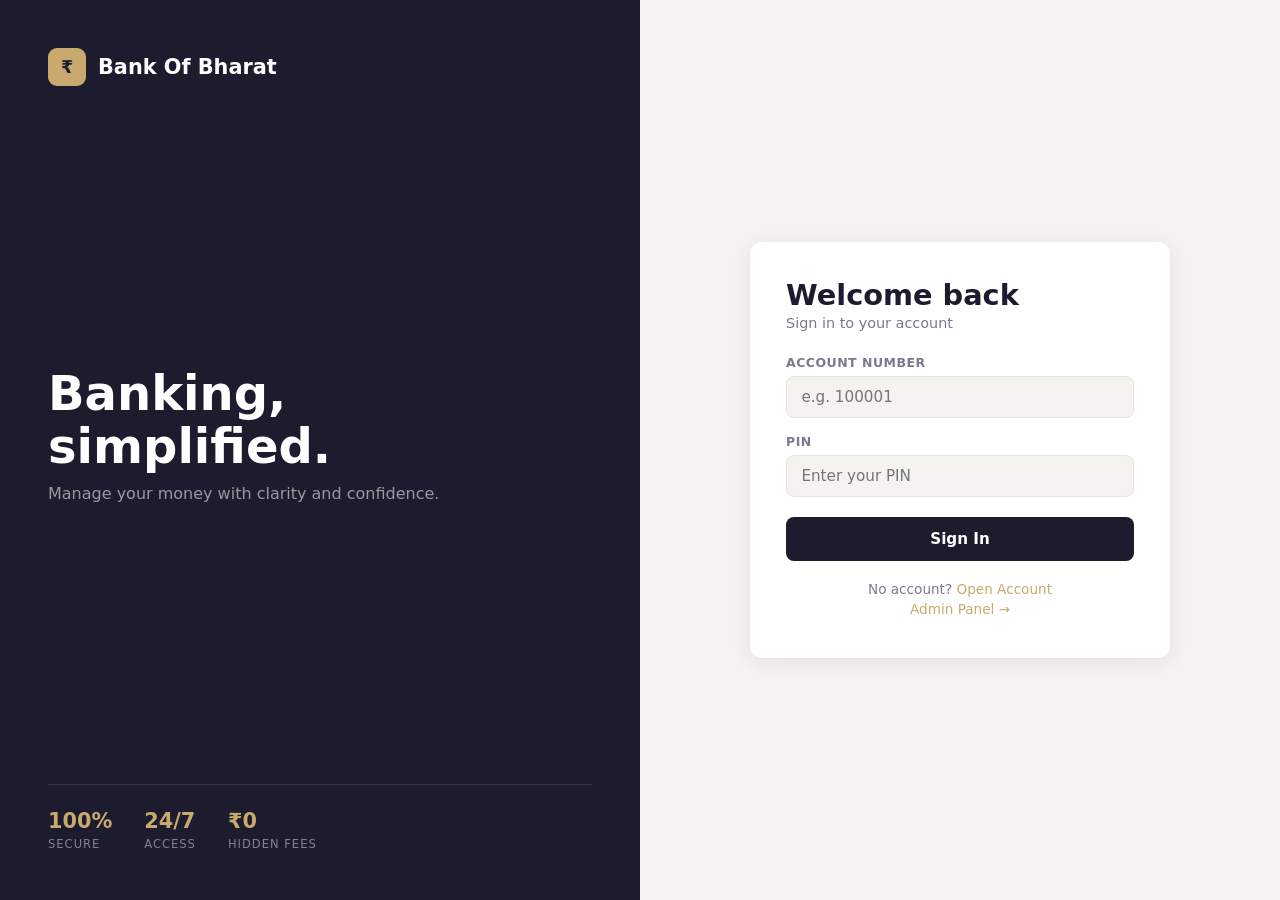
<file: frontend/index.html>
<!DOCTYPE html>
<html lang="en">
<head>
  <meta charset="UTF-8"/>
  <meta name="viewport" content="width=device-width, initial-scale=1.0"/>
  <title>Bank Of Bharat - Login</title>

  <link rel="icon" href="data:image/svg+xml,<svg xmlns=%22http://www.w3.org/2000/svg%22 viewBox=%220 0 100 100%22><defs><linearGradient id=%22g%22 x1=%220%22 y1=%220%22 x2=%221%22 y2=%221%22><stop offset=%220%25%22 stop-color=%22%23f5d97b%22/><stop offset=%22100%25%22 stop-color=%22%23b8860b%22/></linearGradient></defs><circle cx=%2250%22 cy=%2250%22 r=%2248%22 fill=%22url(%23g)%22/><text x=%2250%22 y=%2258%22 text-anchor=%22middle%22 font-size=%2262%22 font-family=%22Arial%22 fill=%22white%22>₹</text></svg>"><link rel="icon" href="data:image/svg+xml,<svg xmlns=%22http://www.w3.org/2000/svg%22 viewBox=%220 0 100 100%22><defs><linearGradient id=%22g%22 x1=%220%22 y1=%220%22 x2=%221%22 y2=%221%22><stop offset=%220%25%22 stop-color=%22%23f5d97b%22/><stop offset=%22100%25%22 stop-color=%22%23b8860b%22/></linearGradient></defs><circle cx=%2250%22 cy=%2250%22 r=%2248%22 fill=%22url(%23g)%22/><text x=%2250%22 y=%2252%22 text-anchor=%22middle%22 dominant-baseline=%22middle%22 font-size=%2260%22 font-family=%22Arial%22 fill=%22white%22>₹</text></svg>">

  <link rel="stylesheet" href="style.css"/> 
</head>
<body>
<div class="auth-wrap">

  <!-- Left -->
  <div class="auth-left">
    <div class="brand">
      <div class="brand-icon">₹</div>
      <span class="brand-name">Bank Of Bharat</span>
    </div>
    <div class="auth-hero">
      <h1>Banking,<br/>simplified.</h1>
      <p>Manage your money with clarity and confidence.</p>
    </div>
    <div class="auth-stats">
      <div><span class="stat-num">100%</span><span class="stat-label">Secure</span></div>
      <div><span class="stat-num">24/7</span><span class="stat-label">Access</span></div>
      <div><span class="stat-num">₹0</span><span class="stat-label">Hidden Fees</span></div>
    </div>
  </div>

  <!-- Right -->
  <div class="auth-right">
    <div class="card">
      <h2>Welcome back</h2>
      <p class="card-sub">Sign in to your account</p>

      <div id="msg" class="msg hidden"></div>

      <div class="field">
        <label>Account Number</label>
        <input type="number" id="accNo" placeholder="e.g. 100001"/>
      </div>
      <div class="field">
        <label>PIN</label>
        <input type="password" id="pin" placeholder="Enter your PIN" maxlength="6"/>
      </div>
      <button class="btn" id="loginBtn" onclick="doLogin()">Sign In</button>

      <div class="auth-foot">
        <p>No account? <a href="register.html">Open Account</a></p>
        <p><a href="admin.html">Admin Panel →</a></p>
      </div>
    </div>
  </div>

</div>
<script src="app.js"></script>
<script>
async function doLogin() {
  const btn   = document.getElementById('loginBtn');
  const accNo = document.getElementById('accNo').value.trim();
  const pin   = document.getElementById('pin').value.trim();
  if (!accNo || !pin) { showMsg('msg','Fill in all fields.','err'); return; }
  btn.disabled = true; btn.textContent = 'Signing in...';
  const res = await api('/api/login','POST',{accountNo:accNo, pin});
  if (res.success) {
    saveSession(res.account);
    location.href = 'dashboard.html';
  } else {
    showMsg('msg', res.message, 'err');
    btn.disabled = false; btn.textContent = 'Sign In';
  }
}
// Allow Enter key
document.addEventListener('keydown', e => { if (e.key === 'Enter') doLogin(); });
</script>
</body>
</html>
</file>
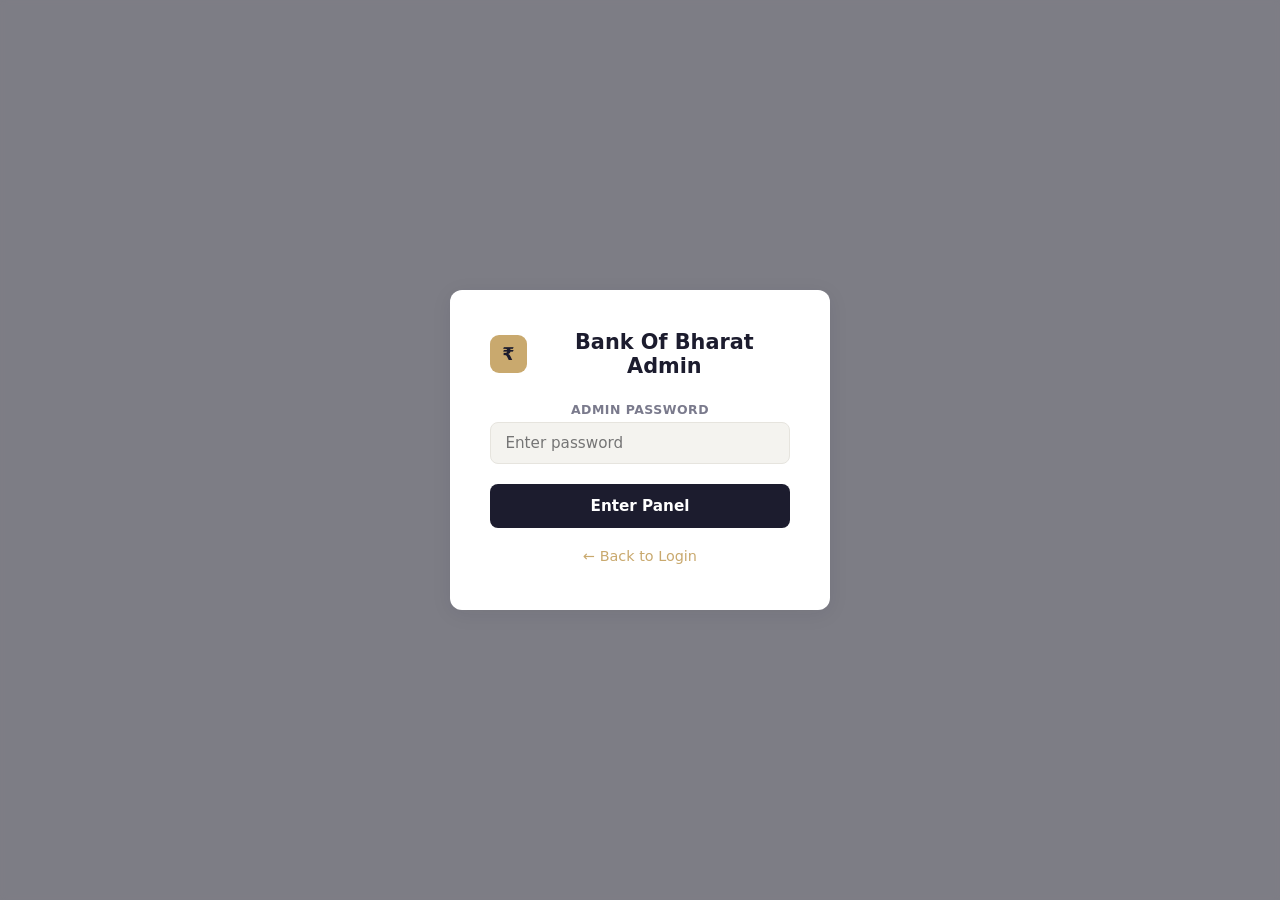
<file: frontend/admin.html>
<!DOCTYPE html>
<html lang="en">
<head>
  <meta charset="UTF-8"/>
  <meta name="viewport" content="width=device-width, initial-scale=1.0"/>
  <title>Bank Of Bharat - Admin</title>

  <link rel="icon" href="data:image/svg+xml,<svg xmlns=%22http://www.w3.org/2000/svg%22 viewBox=%220 0 100 100%22><defs><linearGradient id=%22g%22 x1=%220%22 y1=%220%22 x2=%221%22 y2=%221%22><stop offset=%220%25%22 stop-color=%22%23f5d97b%22/><stop offset=%22100%25%22 stop-color=%22%23b8860b%22/></linearGradient></defs><circle cx=%2250%22 cy=%2250%22 r=%2248%22 fill=%22url(%23g)%22/><text x=%2250%22 y=%2258%22 text-anchor=%22middle%22 font-size=%2262%22 font-family=%22Arial%22 fill=%22white%22>₹</text></svg>"><link rel="icon" href="data:image/svg+xml,<svg xmlns=%22http://www.w3.org/2000/svg%22 viewBox=%220 0 100 100%22><defs><linearGradient id=%22g%22 x1=%220%22 y1=%220%22 x2=%221%22 y2=%221%22><stop offset=%220%25%22 stop-color=%22%23f5d97b%22/><stop offset=%22100%25%22 stop-color=%22%23b8860b%22/></linearGradient></defs><circle cx=%2250%22 cy=%2250%22 r=%2248%22 fill=%22url(%23g)%22/><text x=%2250%22 y=%2252%22 text-anchor=%22middle%22 dominant-baseline=%22middle%22 font-size=%2260%22 font-family=%22Arial%22 fill=%22white%22>₹</text></svg>">

  <link rel="stylesheet" href="style.css"/>
</head>
<body>

<!-- Admin Login Gate -->
<div id="gate" class="modal">
  <div class="modal-box">
    <div class="brand" style="justify-content:center;margin-bottom:1.5rem">
      <div class="brand-icon">₹</div>
      <span class="brand-name" style="color:var(--text)">Bank Of Bharat Admin</span>
    </div>
    <div id="gateMsg" class="msg hidden"></div>
    <div class="field"><label>Admin Password</label><input type="password" id="adminPass" placeholder="Enter password"/></div>
    <button class="btn" onclick="doAdminLogin()">Enter Panel</button>
    <div class="auth-foot"><p><a href="index.html">← Back to Login</a></p></div>
  </div>
</div>

<!-- Admin Panel -->
<div id="panel" class="dash-wrap hidden">
  <aside class="sidebar">
    <div class="brand">
      <div class="brand-icon">₹</div>
      <span class="brand-name">Admin</span>
    </div>
    <nav class="nav" id="adminNav">
      <a href="#" class="active" data-sec="accounts"><span class="nav-ic">◈</span><span>All Accounts</span></a>
      <a href="#" data-sec="txns">    <span class="nav-ic">≡</span><span>All Transactions</span></a>
      <a href="#" data-sec="delreqs"><span class="nav-ic">🗑</span><span>Delete Requests</span></a>
    </nav>
    <a href="index.html" class="btn-logout" style="display:block;text-decoration:none">← Exit</a>
  </aside>

  <main class="main">
    <div class="topbar">
      <div>
        <p class="topbar-greet">Logged in as</p>
        <h2 class="topbar-name">Administrator</h2>
      </div>
    </div>

    <!-- ALL ACCOUNTS -->
    <div class="sec active" id="sec-accounts">
      <p class="sec-title">All Accounts</p>
      <div class="tbl-wrap">
        <table>
          <thead><tr><th>Acc No</th><th>Name</th><th>Type</th><th>Balance</th><th>Status</th><th>Action</th></tr></thead>
          <tbody id="accTbody"><tr><td colspan="6" class="empty">Loading...</td></tr></tbody>
        </table>
      </div>
    </div>

    <!-- ALL TRANSACTIONS -->
    <div class="sec" id="sec-txns">
      <p class="sec-title">All Transactions</p>
      <div class="tbl-wrap">
        <table>
          <thead><tr><th>#</th><th>Acc No</th><th>Type</th><th>Amount</th><th>Balance After</th><th>Date</th></tr></thead>
          <tbody id="txnTbody"><tr><td colspan="6" class="empty">Loading...</td></tr></tbody>
        </table>
      </div>
    </div>

    <!-- DELETE REQUESTS -->
    <div class="sec" id="sec-delreqs">
      <p class="sec-title">Account Delete Requests</p>

      <!-- Success message shown after accepting -->
      <div id="deleteAcceptMsg" class="msg hidden"></div>

      <div class="tbl-wrap">
        <table>
          <thead>
            <tr>
              <th>Req ID</th>
              <th>Acc No</th>
              <th>Customer Name</th>
              <th>Requested At</th>
              <th>Status</th>
              <th>Action</th>
            </tr>
          </thead>
          <tbody id="delReqTbody">
            <tr><td colspan="6" class="empty">Loading...</td></tr>
          </tbody>
        </table>
      </div>
    </div>

  </main>
</div>

<script src="app.js"></script>
<script>

  async function doAdminLogin() {
    const pass = document.getElementById('adminPass').value.trim();
    const r = await api('/api/admin/login','POST',{password:pass});
    if (r.success) {
      document.getElementById('gate').classList.add('hidden');
      document.getElementById('panel').classList.remove('hidden');
      document.getElementById('panel').style.display = 'flex';
      loadAccounts();
    } else {
      showMsg('gateMsg', r.message || 'Incorrect password.', 'err');
    }
  }

  document.getElementById('adminPass').addEventListener('keydown', e => {
    if (e.key === 'Enter') doAdminLogin();
  });

  // ── Nav switching ──
  document.getElementById('adminNav').querySelectorAll('a').forEach(a => {
    a.addEventListener('click', e => {
      e.preventDefault();
      document.querySelectorAll('#adminNav a').forEach(x => x.classList.remove('active'));
      document.querySelectorAll('.sec').forEach(s => s.classList.remove('active'));
      a.classList.add('active');
      document.getElementById('sec-' + a.dataset.sec).classList.add('active');
      if (a.dataset.sec === 'accounts') loadAccounts();
      if (a.dataset.sec === 'txns')     loadTxns();
      if (a.dataset.sec === 'delreqs')  loadDeleteRequests();
    });
  });

  // ── All Accounts ──
  async function loadAccounts() {
    const r = await api('/api/admin/accounts');
    const tb = document.getElementById('accTbody');
    if (r.success && r.accounts.length) {
      tb.innerHTML = r.accounts.map(a => `<tr>
        <td>${a.accountNo}</td>
        <td>${a.name}</td>
        <td>${a.accountType}</td>
        <td>₹${fmt(a.balance)}</td>
        <td><span class="s-${a.status.toLowerCase()}">${a.status}</span></td>
        <td>${a.status==='ACTIVE'
          ? `<button class="btn-sm btn-freeze" onclick="setStatus(${a.accountNo},'FROZEN')">Freeze</button>`
          : `<button class="btn-sm btn-unfreeze" onclick="setStatus(${a.accountNo},'ACTIVE')">Unfreeze</button>`
        }</td>
      </tr>`).join('');
    } else {
      tb.innerHTML = '<tr><td colspan="6" class="empty">No accounts found.</td></tr>';
    }
  }

  async function setStatus(accNo, status) {
    const r = await api('/api/admin/updatestatus','POST',{accountNo:accNo, status});
    if (r.success) loadAccounts();
    else alert(r.message);
  }

  // ── All Transactions ──
  async function loadTxns() {
    const r = await api('/api/admin/transactions');
    const tb = document.getElementById('txnTbody');
    if (r.success && r.transactions.length) {
      tb.innerHTML = r.transactions.map((t,i) => `<tr>
        <td>${i+1}</td>
        <td>${t.accountNo}</td>
        <td><span class="badge b-${t.txnType.toLowerCase()}">${t.txnType.replace('_',' ')}</span></td>
        <td>₹${fmt(t.amount)}</td>
        <td>₹${fmt(t.balanceAfter)}</td>
        <td>${t.txnDate.substring(0,16)}</td>
      </tr>`).join('');
    } else {
      tb.innerHTML = '<tr><td colspan="6" class="empty">No transactions found.</td></tr>';
    }
  }

  // ── Delete Requests ──
  async function loadDeleteRequests() {
    const r = await api('/api/admin/deleterequests');
    const tb = document.getElementById('delReqTbody');
    if (r.success && r.requests.length) {
      tb.innerHTML = r.requests.map(req => `<tr>
        <td>${req.requestId}</td>
        <td>${req.accountNo}</td>
        <td>${req.customerName}</td>
        <td>${req.requestedAt.substring(0,16)}</td>
        <td><span class="${req.status === 'PENDING' ? 's-frozen' : 's-active'}">${req.status}</span></td>
        <td>${req.status === 'PENDING'
          ? `<button class="btn-sm btn-freeze" onclick="acceptDelete(${req.requestId}, '${req.customerName}', ${req.accountNo})">Accept & Delete</button>`
          : '<span style="color:var(--green);font-weight:600">✅ Deleted</span>'
        }</td>
      </tr>`).join('');
    } else {
      tb.innerHTML = '<tr><td colspan="6" class="empty">No delete requests found.</td></tr>';
    }
  }

  async function acceptDelete(requestId, customerName, accountNo) {
    if (!confirm(`Accept delete request?\n\nCustomer : ${customerName}\nAccount  : ${accountNo}\n\nThis will permanently delete the account.`)) return;

    const r = await api('/api/admin/acceptdelete','POST',{requestId});

    if (r.success) {
      // Show success message at top of section
      const msg = document.getElementById('deleteAcceptMsg');
      msg.textContent = `✅ Account #${accountNo} (${customerName}) has been successfully deleted.`;
      msg.className = 'msg ok';

      // Reload the table to reflect updated status
      loadDeleteRequests();

      // Hide success message after 5 seconds
      setTimeout(() => { msg.className = 'msg hidden'; }, 5000);
    } else {
      alert('Error: ' + r.message);
    }
  }

  function fmt(n) { return parseFloat(n).toLocaleString('en-IN',{minimumFractionDigits:2}); }

</script>
</body>
</html>
</file>
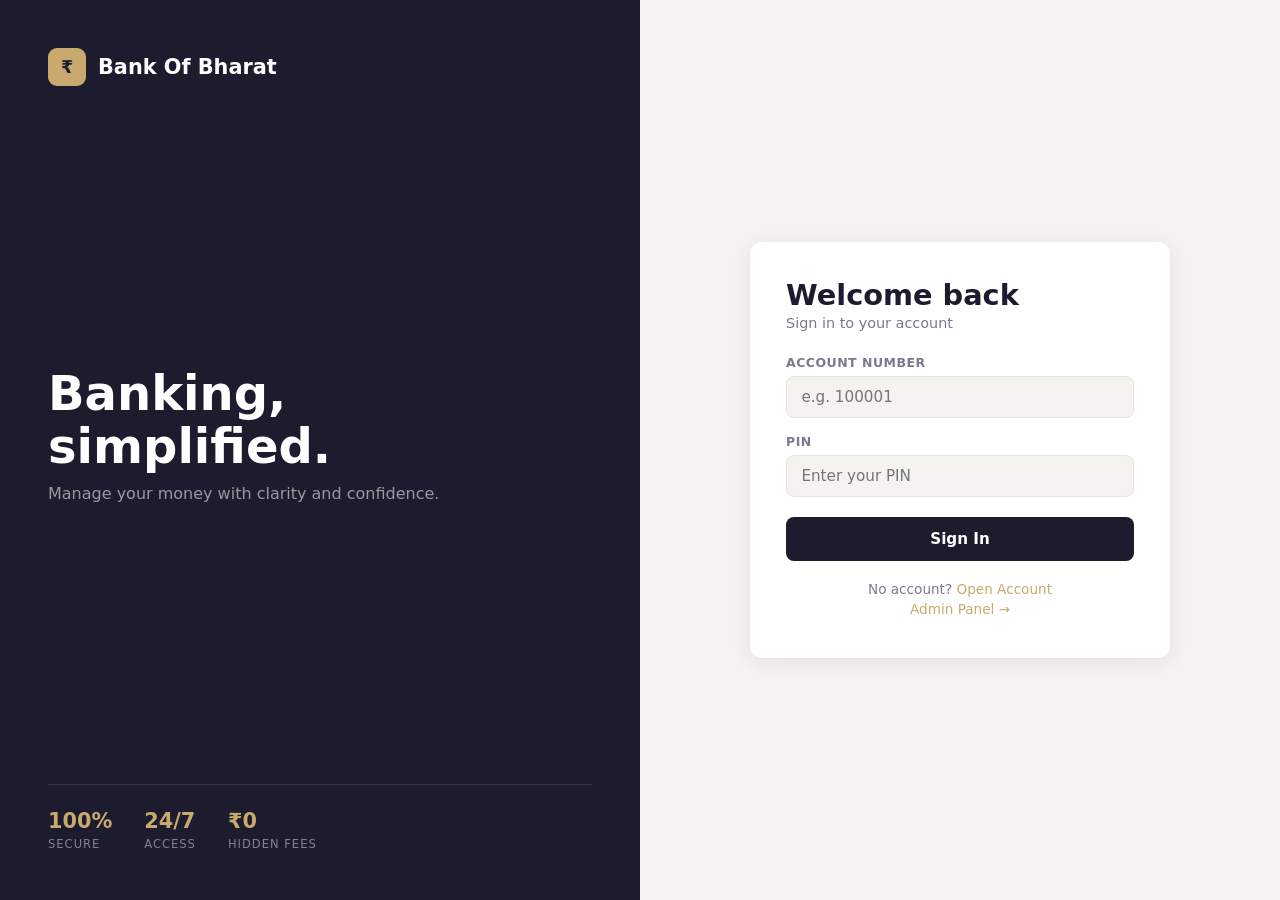
<file: frontend/dashboard.html>
<!DOCTYPE html>
<html lang="en">
<head>
  <meta charset="UTF-8"/>
  <meta name="viewport" content="width=device-width, initial-scale=1.0"/>
  <title>Bank Of Bharat - Dashboard</title>

  <link rel="icon" href="data:image/svg+xml,<svg xmlns=%22http://www.w3.org/2000/svg%22 viewBox=%220 0 100 100%22><defs><linearGradient id=%22g%22 x1=%220%22 y1=%220%22 x2=%221%22 y2=%221%22><stop offset=%220%25%22 stop-color=%22%23f5d97b%22/><stop offset=%22100%25%22 stop-color=%22%23b8860b%22/></linearGradient></defs><circle cx=%2250%22 cy=%2250%22 r=%2248%22 fill=%22url(%23g)%22/><text x=%2250%22 y=%2258%22 text-anchor=%22middle%22 font-size=%2262%22 font-family=%22Arial%22 fill=%22white%22>₹</text></svg>">

  <link rel="stylesheet" href="style.css"/>
</head>
<body>
<div class="dash-wrap">

  <!-- Sidebar -->
  <aside class="sidebar">
    <div class="brand">
      <div class="brand-icon">₹</div>
      <span class="brand-name">Bank Of Bharat</span>
    </div>
    <nav class="nav" id="nav">
      <a href="#" class="active" data-sec="overview"><span class="nav-ic">◈</span><span>Overview</span></a>
      <a href="#" data-sec="deposit">  <span class="nav-ic">↓</span><span>Deposit</span></a>
      <a href="#" data-sec="withdraw"> <span class="nav-ic">↑</span><span>Withdraw</span></a>
      <a href="#" data-sec="transfer"> <span class="nav-ic">⇄</span><span>Transfer</span></a>
      <a href="#" data-sec="statement"><span class="nav-ic">≡</span><span>Statement</span></a>
      <a href="#" data-sec="settings"> <span class="nav-ic">⚙</span><span>Settings</span></a>
      <a href="#" data-sec="delete"  > <span class="nav-ic">🗑</span><span>Delete Account</span></a>
    </nav>
    <button class="btn-logout" onclick="logout()">← Logout</button>
  </aside>

  <!-- Main -->
  <main class="main">
    <div class="topbar">
      <div>
        <p class="topbar-greet">Good day,</p>
        <h2 class="topbar-name" id="uName">—</h2>
      </div>
      <div class="topbar-acc">
        <span class="acc-label">Account No</span>
        <span class="acc-val" id="uAccNo">—</span>
      </div>
    </div>

    <!-- OVERVIEW -->
    <div class="sec active" id="sec-overview">
      <p class="sec-title">Overview</p>
      <div class="cards">
        <div class="sum-card gold">
          <p class="sum-label">Current Balance</p>
          <p class="sum-val" id="balVal">₹ —</p>
          <p class="sum-sub" id="accType">—</p>
        </div>
        <div class="sum-card dark">
          <p class="sum-label">Account Status</p>
          <p class="sum-val" id="accStatus">—</p>
          <p class="sum-sub" id="accNoSub">—</p>
        </div>
      </div>
      <p class="sec-title">Recent Transactions</p>
      <div class="tbl-wrap">
        <table>
          <thead><tr><th>#</th><th>Type</th><th>Amount</th><th>Balance After</th><th>Date</th></tr></thead>
          <tbody id="miniTbody"><tr><td colspan="5" class="empty">Loading...</td></tr></tbody>
        </table>
      </div>
    </div>

    <!-- DEPOSIT -->
    <div class="sec" id="sec-deposit">
      <p class="sec-title">Deposit Money</p>
      <div class="form-card">
        <div id="depositMsg" class="msg hidden"></div>
        <div class="field"><label>Amount (₹)</label><input type="number" id="depAmt" placeholder="Enter amount" min="1"/></div>
        <button class="btn" onclick="doDeposit()">Deposit</button>
      </div>
    </div>

    <!-- WITHDRAW -->
    <div class="sec" id="sec-withdraw">
      <p class="sec-title">Withdraw Money</p>
      <div class="form-card">
        <div id="withdrawMsg" class="msg hidden"></div>
        <div class="field"><label>Amount (₹)</label><input type="number" id="wdAmt" placeholder="Enter amount" min="1"/></div>
        <div class="field"><label>Confirm PIN</label><input type="password" id="wdPin" placeholder="Your PIN" maxlength="6"/></div>
        <button class="btn" onclick="doWithdraw()">Withdraw</button>
      </div>
    </div>

    <!-- TRANSFER -->
    <div class="sec" id="sec-transfer">
      <p class="sec-title">Fund Transfer</p>
      <div class="form-card">
        <div id="transferMsg" class="msg hidden"></div>
        <div class="field"><label>To Account Number</label><input type="number" id="toAcc" placeholder="Recipient account no"/></div>
        <div class="field"><label>Amount (₹)</label><input type="number" id="trAmt" placeholder="Enter amount" min="1"/></div>
        <div class="field"><label>Confirm PIN</label><input type="password" id="trPin" placeholder="Your PIN" maxlength="6"/></div>
        <button class="btn" onclick="doTransfer()">Transfer Now</button>
      </div>
    </div>

    <!-- STATEMENT -->
    <div class="sec" id="sec-statement">
      <p class="sec-title">Full Statement</p>
      <div class="form-card" style="max-width:500px">
        <div class="row">
          <div class="field"><label>From Date</label><input type="date" id="fromDate"/></div>
          <div class="field"><label>To Date</label><input type="date" id="toDate"/></div>
        </div>
        <button class="btn" onclick="doStatement()">Get Statement</button>
      </div>
      <div class="tbl-wrap">
        <table>
          <thead><tr><th>#</th><th>Type</th><th>Amount</th><th>Balance After</th><th>Description</th><th>Date</th></tr></thead>
          <tbody id="stmtTbody"><tr><td colspan="6" class="empty">Select a date range above.</td></tr></tbody>
        </table>
      </div>
    </div>

    <!-- SETTINGS -->
    <div class="sec" id="sec-settings">
      <p class="sec-title">Change PIN</p>
      <div class="form-card">
        <div id="pinMsg" class="msg hidden"></div>
        <div class="field"><label>Current PIN</label><input type="password" id="oldPin" maxlength="6" placeholder="Current PIN"/></div>
        <div class="field"><label>New PIN</label><input type="password" id="newPin" maxlength="6" placeholder="New PIN (4-6 digits)"/></div>
        <div class="field"><label>Confirm New PIN</label><input type="password" id="conPin" maxlength="6" placeholder="Re-enter new PIN"/></div>
        <button class="btn" onclick="doChangePin()">Update PIN</button>
      </div>
    </div>

    <!-- DELETE ACCOUNT -->
    <div class="sec" id="sec-delete">
      <p class="sec-title">Delete Account</p>

      <!-- Status message box (shown when request is pending or accepted) -->
      <div id="deleteStatusBox" class="msg hidden"></div>

      <!-- Delete form (hidden once request is submitted) -->
      <div class="form-card" id="deleteFormCard">
        <p style="color:var(--red);font-weight:600;margin-bottom:0.5rem">⚠️ Warning</p>
        <p style="color:var(--muted);font-size:0.9rem;margin-bottom:1.25rem">
          Once you submit a delete request, the admin will review it and permanently close your account.
          All your transactions will be erased. This action cannot be undone.
        </p>
        <div id="deleteMsg" class="msg hidden"></div>
        <div class="field">
          <label>Confirm PIN</label>
          <input type="password" id="delPin" maxlength="6" placeholder="Enter your PIN to confirm"/>
        </div>
        <button class="btn" style="background:var(--red)" onclick="doDeleteRequest()">
          Submit Delete Request
        </button>
      </div>
    </div>

  </main>
</div>

<script src="app.js"></script>
<script>
  // Guard
  const sess = getSession();
  if (!sess) location.href = 'index.html';
  const accNo = sess.accountNo;

  // Populate header
  document.getElementById('uName').textContent    = sess.name || sess.customerName;
  document.getElementById('uAccNo').textContent   = accNo;
  document.getElementById('accNoSub').textContent = 'Acc #' + accNo;
  document.getElementById('accType').textContent  = sess.accountType;
  document.getElementById('accStatus').textContent = sess.status;

  // Nav switching
  document.getElementById('nav').querySelectorAll('a').forEach(a => {
    a.addEventListener('click', e => {
      e.preventDefault();
      document.querySelectorAll('.nav a').forEach(x => x.classList.remove('active'));
      document.querySelectorAll('.sec').forEach(s => s.classList.remove('active'));
      a.classList.add('active');
      document.getElementById('sec-' + a.dataset.sec).classList.add('active');
      if (a.dataset.sec === 'overview') loadOverview();
      if (a.dataset.sec === 'delete')   checkDeleteStatus();
    });
  });

  // Load overview
  async function loadOverview() {
    const r = await api('/api/balance?accountNo=' + accNo);
    if (r.success) document.getElementById('balVal').textContent = '₹ ' + fmt(r.balance);
    const r2 = await api('/api/ministatement?accountNo=' + accNo);
    const tb = document.getElementById('miniTbody');
    if (r2.success && r2.transactions.length) {
      tb.innerHTML = r2.transactions.map((t,i) => `<tr>
        <td>${i+1}</td>
        <td><span class="badge b-${t.txnType.toLowerCase()}">${t.txnType.replace('_',' ')}</span></td>
        <td>₹${fmt(t.amount)}</td>
        <td>₹${fmt(t.balanceAfter)}</td>
        <td>${t.txnDate.substring(0,16)}</td>
      </tr>`).join('');
    } else {
      tb.innerHTML = '<tr><td colspan="5" class="empty">No transactions yet.</td></tr>';
    }
  }
  loadOverview();

  // Actions
  async function doDeposit() {
    const amt = document.getElementById('depAmt').value;
    if (!amt) { showMsg('depositMsg','Enter amount.','err'); return; }
    const r = await api('/api/deposit','POST',{accountNo:accNo, amount:amt});
    showMsg('depositMsg', r.success ? '₹'+fmt(amt)+' deposited!' : r.message, r.success?'ok':'err');
    if (r.success) { document.getElementById('depAmt').value=''; loadOverview(); }
  }

  async function doWithdraw() {
    const amt = document.getElementById('wdAmt').value;
    const pin = document.getElementById('wdPin').value;
    if (!amt||!pin) { showMsg('withdrawMsg','Fill all fields.','err'); return; }
    const r = await api('/api/withdraw','POST',{accountNo:accNo, amount:amt, pin});
    showMsg('withdrawMsg', r.success ? '₹'+fmt(amt)+' withdrawn!' : r.message, r.success?'ok':'err');
    if (r.success) { document.getElementById('wdAmt').value=''; document.getElementById('wdPin').value=''; loadOverview(); }
  }

  async function doTransfer() {
    const to  = document.getElementById('toAcc').value;
    const amt = document.getElementById('trAmt').value;
    const pin = document.getElementById('trPin').value;
    if (!to||!amt||!pin) { showMsg('transferMsg','Fill all fields.','err'); return; }
    const r = await api('/api/transfer','POST',{fromAccNo:accNo, toAccNo:to, amount:amt, pin});
    showMsg('transferMsg', r.success ? '₹'+fmt(amt)+' transferred to Acc #'+to+'!' : r.message, r.success?'ok':'err');
    if (r.success) { document.getElementById('toAcc').value=''; document.getElementById('trAmt').value=''; document.getElementById('trPin').value=''; loadOverview(); }
  }

  async function doStatement() {
    const from = document.getElementById('fromDate').value;
    const to   = document.getElementById('toDate').value;
    if (!from||!to) { alert('Select both dates.'); return; }
    const r = await api(`/api/statement?accountNo=${accNo}&fromDate=${from}&toDate=${to}`);
    const tb = document.getElementById('stmtTbody');
    if (r.success && r.transactions.length) {
      tb.innerHTML = r.transactions.map((t,i) => `<tr>
        <td>${i+1}</td>
        <td><span class="badge b-${t.txnType.toLowerCase()}">${t.txnType.replace('_',' ')}</span></td>
        <td>₹${fmt(t.amount)}</td>
        <td>₹${fmt(t.balanceAfter)}</td>
        <td>${t.description||'—'}</td>
        <td>${t.txnDate.substring(0,16)}</td>
      </tr>`).join('');
    } else {
      tb.innerHTML = '<tr><td colspan="6" class="empty">No transactions in this period.</td></tr>';
    }
  }

  async function doChangePin() {
    const oldPin = document.getElementById('oldPin').value;
    const newPin = document.getElementById('newPin').value;
    const conPin = document.getElementById('conPin').value;
    if (!oldPin||!newPin||!conPin) { showMsg('pinMsg','Fill all fields.','err'); return; }
    const r = await api('/api/changepin','POST',{accountNo:accNo, oldPin, newPin, confirmPin:conPin});
    showMsg('pinMsg', r.success ? 'PIN updated successfully!' : r.message, r.success?'ok':'err');
    if (r.success) { document.getElementById('oldPin').value=''; document.getElementById('newPin').value=''; document.getElementById('conPin').value=''; }
  }

  // ── DELETE ACCOUNT ──
  async function checkDeleteStatus() {
    const r = await api('/api/deletestatus?accountNo=' + accNo);
    if (!r.success) return;

    const box  = document.getElementById('deleteStatusBox');
    const form = document.getElementById('deleteFormCard');

    if (r.status === 'PENDING') {
      box.textContent  = '⏳ Your delete request is pending. Waiting for admin approval.';
      box.className    = 'msg';
      box.style.background = '#fff3cd';
      box.style.color      = '#856404';
      form.style.display   = 'none';

    } else if (r.status === 'ACCEPTED') {
      box.textContent  = '✅ Your account delete request has been accepted by the admin. You will be logged out now.';
      box.className    = 'msg ok';
      form.style.display = 'none';
      setTimeout(() => { clearSession(); location.href = 'index.html'; }, 3000);

    } else {
      // NONE — show the form normally
      box.className      = 'msg hidden';
      form.style.display = 'block';
    }
  }

  async function doDeleteRequest() {
    const pin = document.getElementById('delPin').value.trim();
    if (!pin) { showMsg('deleteMsg','Enter your PIN to confirm.','err'); return; }
    if (!confirm('Are you sure? This will permanently delete your account and cannot be undone.')) return;

    const r = await api('/api/requestdelete','POST',{accountNo:accNo, pin});
    if (r.success) {
      document.getElementById('deleteFormCard').style.display = 'none';
      const box = document.getElementById('deleteStatusBox');
      box.textContent      = '⏳ Delete request submitted successfully! Waiting for admin approval.';
      box.className        = 'msg';
      box.style.background = '#fff3cd';
      box.style.color      = '#856404';
    } else {
      showMsg('deleteMsg', r.message, 'err');
    }
  }

  function logout() { clearSession(); location.href = 'index.html'; }
  function fmt(n) { return parseFloat(n).toLocaleString('en-IN',{minimumFractionDigits:2}); }
</script>
</body>
</html>
</file>
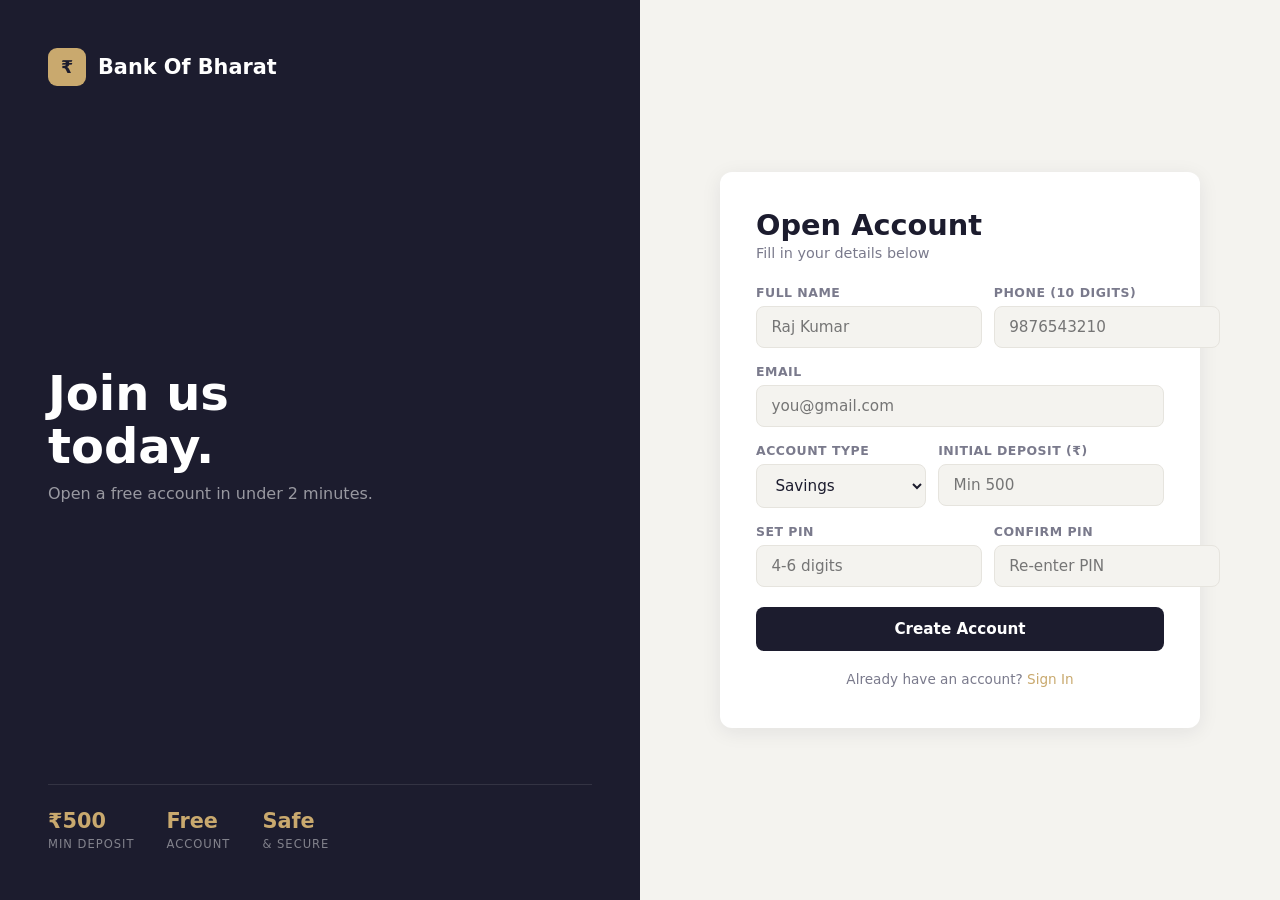
<file: frontend/register.html>
<!DOCTYPE html>
<html lang="en">
<head>
  <meta charset="UTF-8"/>
  <meta name="viewport" content="width=device-width, initial-scale=1.0"/>
  <title>Bank Of Bharat - Open Account</title>

  <link rel="icon" href="data:image/svg+xml,<svg xmlns=%22http://www.w3.org/2000/svg%22 viewBox=%220 0 100 100%22><defs><linearGradient id=%22g%22 x1=%220%22 y1=%220%22 x2=%221%22 y2=%221%22><stop offset=%220%25%22 stop-color=%22%23f5d97b%22/><stop offset=%22100%25%22 stop-color=%22%23b8860b%22/></linearGradient></defs><circle cx=%2250%22 cy=%2250%22 r=%2248%22 fill=%22url(%23g)%22/><text x=%2250%22 y=%2258%22 text-anchor=%22middle%22 font-size=%2262%22 font-family=%22Arial%22 fill=%22white%22>₹</text></svg>"><link rel="icon" href="data:image/svg+xml,<svg xmlns=%22http://www.w3.org/2000/svg%22 viewBox=%220 0 100 100%22><defs><linearGradient id=%22g%22 x1=%220%22 y1=%220%22 x2=%221%22 y2=%221%22><stop offset=%220%25%22 stop-color=%22%23f5d97b%22/><stop offset=%22100%25%22 stop-color=%22%23b8860b%22/></linearGradient></defs><circle cx=%2250%22 cy=%2250%22 r=%2248%22 fill=%22url(%23g)%22/><text x=%2250%22 y=%2252%22 text-anchor=%22middle%22 dominant-baseline=%22middle%22 font-size=%2260%22 font-family=%22Arial%22 fill=%22white%22>₹</text></svg>">
  
  <link rel="stylesheet" href="style.css"/>
</head>
<body>
<div class="auth-wrap">

  <div class="auth-left">
    <div class="brand">
      <div class="brand-icon">₹</div>
      <span class="brand-name">Bank Of Bharat</span>
    </div>
    <div class="auth-hero">
      <h1>Join us<br/>today.</h1>
      <p>Open a free account in under 2 minutes.</p>
    </div>
    <div class="auth-stats">
      <div><span class="stat-num">₹500</span><span class="stat-label">Min Deposit</span></div>
      <div><span class="stat-num">Free</span><span class="stat-label">Account</span></div>
      <div><span class="stat-num">Safe</span><span class="stat-label">& Secure</span></div>
    </div>
  </div>

  <div class="auth-right">
    <div class="card" style="max-width:480px">
      <h2>Open Account</h2>
      <p class="card-sub">Fill in your details below</p>

      <div id="msg" class="msg hidden"></div>

      <div class="row">
        <div class="field"><label>Full Name</label><input type="text" id="name" placeholder="Raj Kumar"/></div>
        <div class="field"><label>Phone (10 digits)</label><input type="tel" id="phone" maxlength="10" placeholder="9876543210"/></div>
      </div>
      <div class="field"><label>Email</label><input type="email" id="email" placeholder="you@gmail.com"/></div>
      <div class="row">
        <div class="field">
          <label>Account Type</label>
          <select id="accType">
            <option value="SAVINGS">Savings</option>
            <option value="CURRENT">Current</option>
          </select>
        </div>
        <div class="field"><label>Initial Deposit (₹)</label><input type="number" id="deposit" placeholder="Min 500" min="500"/></div>
      </div>
      <div class="row">
        <div class="field"><label>Set PIN</label><input type="password" id="pin" maxlength="6" placeholder="4-6 digits"/></div>
        <div class="field"><label>Confirm PIN</label><input type="password" id="cpin" maxlength="6" placeholder="Re-enter PIN"/></div>
      </div>
      <button class="btn" id="regBtn" onclick="doRegister()">Create Account</button>

      <div class="auth-foot">
        <p>Already have an account? <a href="index.html">Sign In</a></p>
      </div>
    </div>
  </div>

</div>

<!-- Success Modal -->
<div id="modal" class="modal hidden">
  <div class="modal-box">
    <div style="font-size:2.5rem;margin-bottom:0.75rem">✅</div>
    <h3>Account Created!</h3>
    <p>Your account number is:</p>
    <span class="acc-num" id="newAccNo">—</span>
    <p class="note">Save this number - you need it to login!</p>
    <a href="index.html" class="btn" style="display:block;text-align:center">Go to Login</a>
  </div>
</div>

<script src="app.js"></script>
<script>
async function doRegister() {
  const btn  = document.getElementById('regBtn');
  const pin  = document.getElementById('pin').value.trim();
  const cpin = document.getElementById('cpin').value.trim();
  hideMsg('msg');
  if (pin !== cpin) { showMsg('msg','PINs do not match.','err'); return; }
  btn.disabled = true; btn.textContent = 'Creating...';
  const res = await api('/api/register','POST',{
    name:           document.getElementById('name').value.trim(),
    phone:          document.getElementById('phone').value.trim(),
    email:          document.getElementById('email').value.trim(),
    accountType:    document.getElementById('accType').value,
    initialDeposit: document.getElementById('deposit').value,
    pin
  });
  if (res.success) {
    document.getElementById('newAccNo').textContent = res.accountNo;
    document.getElementById('modal').classList.remove('hidden');
  } else {
    showMsg('msg', res.message, 'err');
    btn.disabled = false; btn.textContent = 'Create Account';
  }
}
</script>
</body>
</html>
</file>
<file: frontend/style.css>
/* ─── VARIABLES ─── */
:root {
  --bg:       #f4f3ef;
  --surface:  #ffffff;
  --primary:  #1c1c2e;
  --accent:   #c9a96e;
  --accent-light: #f5edd8;
  --text:     #1c1c2e;
  --muted:    #7a7a8c;
  --border:   #e6e4de;
  --green:    #2d6a4f; --green-bg: #d8f3dc;
  --red:      #9b2226; --red-bg:   #ffd6d6;
  --blue:     #004085; --blue-bg:  #d4edff;
  --yellow:   #856404; --yellow-bg:#fff3cd;
  --radius:   12px;
  --shadow:   0 4px 20px rgba(28,28,46,0.08);
}

*, *::before, *::after { box-sizing: border-box; margin: 0; padding: 0; }

body {
  font-family: 'Segoe UI', system-ui, sans-serif;
  background: var(--bg);
  color: var(--text);
  min-height: 100vh;
}

a { color: var(--accent); text-decoration: none; }
a:hover { text-decoration: underline; }

/* ─── AUTH LAYOUT ─── */
.auth-wrap {
  min-height: 100vh;
  display: grid;
  grid-template-columns: 1fr 1fr;
}

.auth-left {
  background: var(--primary);
  padding: 3rem;
  display: flex;
  flex-direction: column;
  justify-content: space-between;
  color: #fff;
}

.auth-right {
  display: flex;
  align-items: center;
  justify-content: center;
  padding: 2rem;
}

/* ─── BRAND ─── */
.brand { display: flex; align-items: center; gap: 0.75rem; }
.brand-icon {
  width: 38px; height: 38px;
  background: var(--accent);
  color: var(--primary);
  border-radius: 9px;
  display: flex; align-items: center; justify-content: center;
  font-weight: 800; font-size: 1.1rem;
}
.brand-name { font-size: 1.3rem; font-weight: 700; color: #fff; }

/* ─── AUTH HERO ─── */
.auth-hero { flex: 1; display: flex; flex-direction: column; justify-content: center; }
.auth-hero h1 { font-size: 3rem; line-height: 1.1; margin-bottom: 0.75rem; color: #fff; font-weight: 800; }
.auth-hero p  { color: rgba(255,255,255,0.55); font-size: 1rem; }

.auth-stats { display: flex; gap: 2rem; border-top: 1px solid rgba(255,255,255,0.1); padding-top: 1.5rem; }
.stat-num   { display: block; font-size: 1.3rem; font-weight: 800; color: var(--accent); }
.stat-label { font-size: 0.72rem; color: rgba(255,255,255,0.45); text-transform: uppercase; letter-spacing: 1px; }

/* ─── CARD ─── */
.card {
  background: var(--surface);
  border-radius: var(--radius);
  padding: 2.25rem;
  width: 100%; max-width: 420px;
  box-shadow: var(--shadow);
}
.card h2 { font-size: 1.8rem; font-weight: 800; margin-bottom: 0.2rem; }
.card-sub { color: var(--muted); font-size: 0.9rem; margin-bottom: 1.5rem; }

/* ─── FORM ─── */
.field { display: flex; flex-direction: column; gap: 0.35rem; margin-bottom: 1rem; }
.field label { font-size: 0.78rem; font-weight: 600; color: var(--muted); text-transform: uppercase; letter-spacing: 0.5px; }
.field input, .field select {
  padding: 0.7rem 0.9rem;
  border: 1.5px solid var(--border);
  border-radius: 8px;
  font-size: 0.95rem;
  color: var(--text);
  background: var(--bg);
  outline: none;
  transition: border-color 0.2s;
  font-family: inherit;
}
.field input:focus, .field select:focus { border-color: var(--accent); background: #fff; }

.row { display: grid; grid-template-columns: 1fr 1fr; gap: 0.75rem; }

/* ─── BUTTON ─── */
.btn {
  width: 100%; padding: 0.8rem;
  background: var(--primary); color: #fff;
  border: none; border-radius: 8px;
  font-size: 0.95rem; font-weight: 700;
  cursor: pointer; margin-top: 0.25rem;
  transition: background 0.18s, transform 0.1s;
  font-family: inherit;
}
.btn:hover   { background: #2d2d4a; }
.btn:active  { transform: scale(0.98); }
.btn:disabled{ opacity: 0.6; cursor: not-allowed; }

.btn-sm {
  padding: 0.3rem 0.75rem; font-size: 0.78rem;
  border: none; border-radius: 6px; cursor: pointer; font-weight: 700;
}
.btn-freeze   { background: var(--red-bg);   color: var(--red); }
.btn-unfreeze { background: var(--green-bg); color: var(--green); }

/* ─── MESSAGES ─── */
.msg { padding: 0.7rem 0.9rem; border-radius: 8px; font-size: 0.88rem; margin-bottom: 1rem; font-weight: 500; }
.msg.ok  { background: var(--green-bg); color: var(--green); }
.msg.err { background: var(--red-bg);   color: var(--red); }
.hidden  { display: none !important; }

/* ─── FOOTER LINKS ─── */
.auth-foot { margin-top: 1.25rem; text-align: center; font-size: 0.85rem; color: var(--muted); }
.auth-foot p { margin-bottom: 0.3rem; }

/* ─── MODAL ─── */
.modal {
  position: fixed; inset: 0;
  background: rgba(28,28,46,0.55);
  display: flex; align-items: center; justify-content: center;
  z-index: 200; backdrop-filter: blur(3px);
}
.modal-box {
  background: var(--surface); border-radius: var(--radius);
  padding: 2.5rem; max-width: 380px; width: 90%; text-align: center;
  box-shadow: var(--shadow);
}
.modal-box h3  { font-size: 1.6rem; font-weight: 800; margin-bottom: 0.5rem; }
.modal-box p   { color: var(--muted); font-size: 0.9rem; margin-bottom: 0.4rem; }
.acc-num {
  font-size: 2rem; font-weight: 800; color: var(--accent);
  background: var(--accent-light); border-radius: 8px;
  padding: 0.6rem 1rem; margin: 1rem 0; letter-spacing: 2px;
  display: block;
}
.note { font-size: 0.78rem !important; margin-bottom: 1.25rem !important; }

/* ─── DASHBOARD ─── */
.dash-wrap { display: flex; height: 100vh; overflow: hidden; }

/* SIDEBAR */
.sidebar {
  width: 210px; min-width: 210px;
  background: var(--primary);
  display: flex; flex-direction: column;
  padding: 1.75rem 1rem;
}
.sidebar .brand { margin-bottom: 2rem; }

.nav { flex: 1; display: flex; flex-direction: column; gap: 0.2rem; }
.nav a {
  display: flex; align-items: center; gap: 0.65rem;
  padding: 0.65rem 0.85rem; border-radius: 8px;
  color: rgba(255,255,255,0.5); font-size: 0.88rem; font-weight: 500;
  text-decoration: none; transition: all 0.15s;
}
.nav a:hover    { color: #fff; background: rgba(255,255,255,0.07); text-decoration: none; }
.nav a.active   { color: var(--primary); background: var(--accent); font-weight: 700; }
.nav-ic         { width: 18px; text-align: center; font-size: 0.95rem; }

.btn-logout {
  padding: 0.65rem 0.85rem; border-radius: 8px;
  background: rgba(255,255,255,0.06); color: rgba(255,255,255,0.5);
  border: none; font-size: 0.88rem; cursor: pointer;
  text-align: left; font-family: inherit; transition: all 0.15s;
}
.btn-logout:hover { background: rgba(255,255,255,0.1); color: #fff; }

/* MAIN */
.main { flex: 1; overflow-y: auto; padding: 2rem 2.25rem; display: flex; flex-direction: column; gap: 1.5rem; }

/* TOPBAR */
.topbar { display: flex; justify-content: space-between; align-items: flex-start; padding-bottom: 1.25rem; border-bottom: 1.5px solid var(--border); }
.topbar-greet { font-size: 0.75rem; color: var(--muted); text-transform: uppercase; letter-spacing: 1px; }
.topbar-name  { font-size: 1.6rem; font-weight: 800; }
.topbar-acc   { text-align: right; }
.acc-label    { display: block; font-size: 0.72rem; color: var(--muted); text-transform: uppercase; letter-spacing: 1px; margin-bottom: 0.2rem; }
.acc-val      { font-size: 1.2rem; font-weight: 800; color: var(--accent); }

/* SECTIONS */
.sec        { display: none; flex-direction: column; gap: 1.25rem; }
.sec.active { display: flex; }
.sec-title  { font-size: 1.35rem; font-weight: 800; }

/* SUMMARY CARDS */
.cards { display: grid; grid-template-columns: 1fr 1fr; gap: 1rem; }
.sum-card {
  background: var(--surface); border-radius: var(--radius);
  padding: 1.5rem; box-shadow: var(--shadow); border: 1.5px solid var(--border);
}
.sum-card.gold { border-left: 4px solid var(--accent); }
.sum-card.dark { border-left: 4px solid var(--primary); }
.sum-label { font-size: 0.72rem; text-transform: uppercase; letter-spacing: 1px; color: var(--muted); margin-bottom: 0.4rem; font-weight: 600; }
.sum-val   { font-size: 1.8rem; font-weight: 800; }
.sum-sub   { font-size: 0.78rem; color: var(--muted); margin-top: 0.2rem; }

/* FORM CARD */
.form-card {
  background: var(--surface); border-radius: var(--radius);
  padding: 1.75rem; max-width: 460px;
  box-shadow: var(--shadow); border: 1.5px solid var(--border);
}

/* TABLE */
.tbl-wrap {
  background: var(--surface); border-radius: var(--radius);
  box-shadow: var(--shadow); border: 1.5px solid var(--border); overflow: hidden;
}
table { width: 100%; border-collapse: collapse; font-size: 0.85rem; }
thead { background: var(--primary); color: #fff; }
th { padding: 0.8rem 1rem; text-align: left; font-size: 0.75rem; text-transform: uppercase; letter-spacing: 0.5px; font-weight: 600; }
td { padding: 0.8rem 1rem; border-bottom: 1px solid var(--border); }
tbody tr:last-child td { border-bottom: none; }
tbody tr:hover { background: var(--bg); }
.empty { text-align: center; color: var(--muted); padding: 2rem !important; }

/* BADGES */
.badge { display: inline-block; padding: 0.2rem 0.55rem; border-radius: 20px; font-size: 0.72rem; font-weight: 700; text-transform: uppercase; letter-spacing: 0.5px; }
.b-deposit         { background: var(--green-bg);  color: var(--green);  }
.b-withdraw        { background: var(--red-bg);    color: var(--red);    }
.b-transfer_debit  { background: var(--yellow-bg); color: var(--yellow); }
.b-transfer_credit { background: var(--blue-bg);   color: var(--blue);   }
.s-active  { color: var(--green);  font-weight: 700; }
.s-frozen  { color: var(--red);    font-weight: 700; }

/* ─── RESPONSIVE ─── */
@media (max-width: 768px) {
  .auth-wrap { grid-template-columns: 1fr; }
  .auth-left { display: none; }
  .card { padding: 1.75rem 1.25rem; }
  .row  { grid-template-columns: 1fr; }
  .sidebar { width: 56px; min-width: 56px; padding: 1.5rem 0.6rem; }
  .sidebar .brand-name, .nav a span:last-child, .btn-logout { display: none; }
  .main { padding: 1.25rem; }
  .cards { grid-template-columns: 1fr; }
}
</file>
